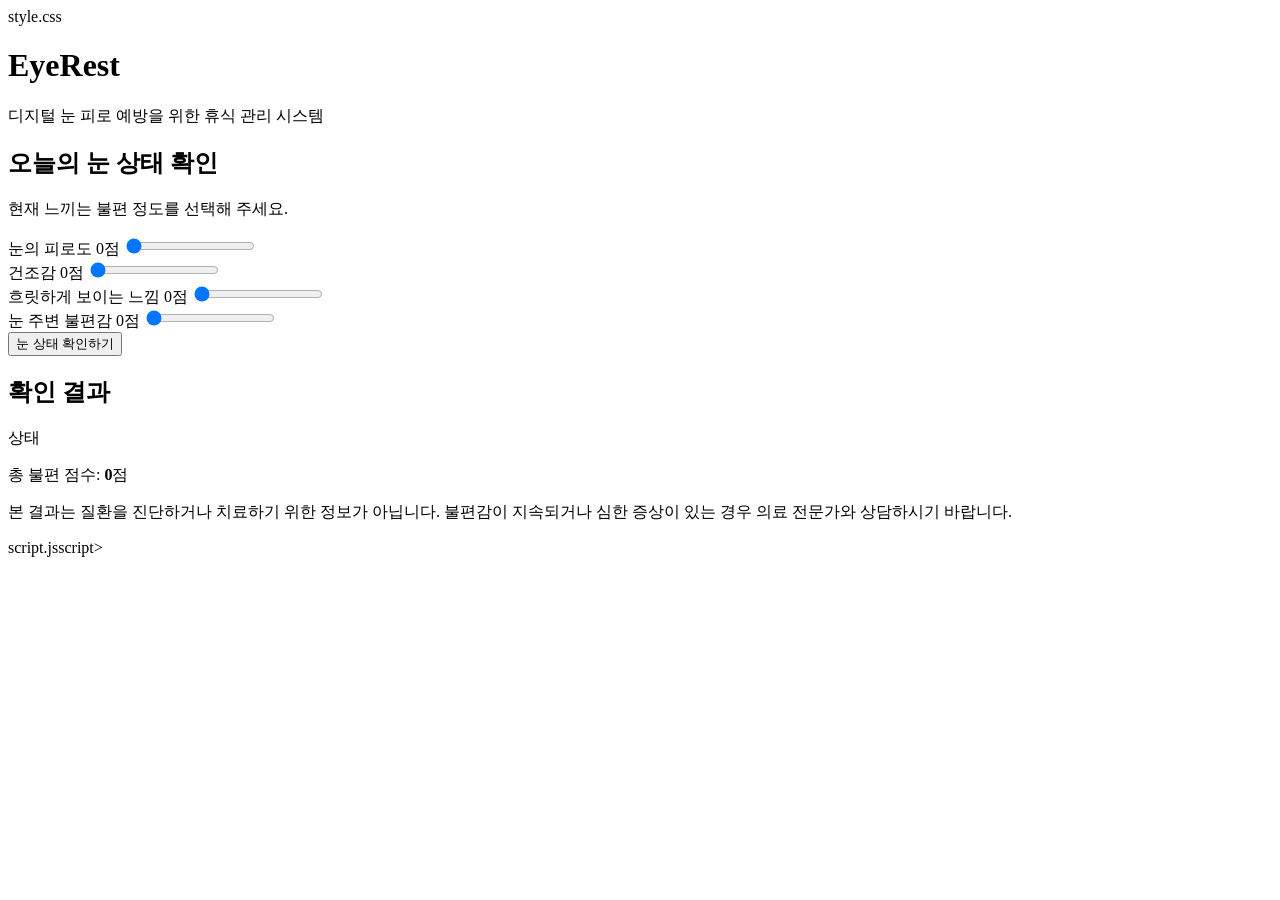
<file: index.html>
<!DOCTYPE html>
<html lang="ko">
<head>
  <meta charset="UTF-8">
  <meta
    name="viewport"
    content="width=device-width, initial-scale=1.0"
  >
  <title>EyeRest</title>

  style.css
</head>

<body>
  <main class="app-container">
    <header class="app-header">
      <h1>EyeRest</h1>
      <p>디지털 눈 피로 예방을 위한 휴식 관리 시스템</p>
    </header>

    <section class="card">
      <h2>오늘의 눈 상태 확인</h2>

      <p class="description">
        현재 느끼는 불편 정도를 선택해 주세요.
      </p>

      <div class="question">
        <label for="fatigue">
          눈의 피로도
          <span id="fatigueValue">0</span>점
        </label>

        <input
          type="range"
          id="fatigue"
          min="0"
          max="5"
          value="0"
        >
      </div>

      <div class="question">
        <label for="dryness">
          건조감
          <span id="drynessValue">0</span>점
        </label>

        <input
          type="range"
          id="dryness"
          min="0"
          max="5"
          value="0"
        >
      </div>

      <div class="question">
        <label for="blur">
          흐릿하게 보이는 느낌
          <span id="blurValue">0</span>점
        </label>

        <input
          type="range"
          id="blur"
          min="0"
          max="5"
          value="0"
        >
      </div>

      <div class="question">
        <label for="discomfort">
          눈 주변 불편감
          <span id="discomfortValue">0</span>점
        </label>

        <input
          type="range"
          id="discomfort"
          min="0"
          max="5"
          value="0"
        >
      </div>

      <button id="checkButton">
        눈 상태 확인하기
      </button>
    </section>

    <section id="resultCard" class="card result-card hidden">
      <h2>확인 결과</h2>

      <div id="statusBadge" class="status-badge">
        상태
      </div>

      <p>
        총 불편 점수:
        <strong id="totalScore">0</strong>점
      </p>

      <p id="resultMessage"></p>

      <p class="medical-notice">
        본 결과는 질환을 진단하거나 치료하기 위한 정보가
        아닙니다. 불편감이 지속되거나 심한 증상이 있는 경우
        의료 전문가와 상담하시기 바랍니다.
      </p>
    </section>
  </main>

  script.jsscript>
</body>
</html>
</file>
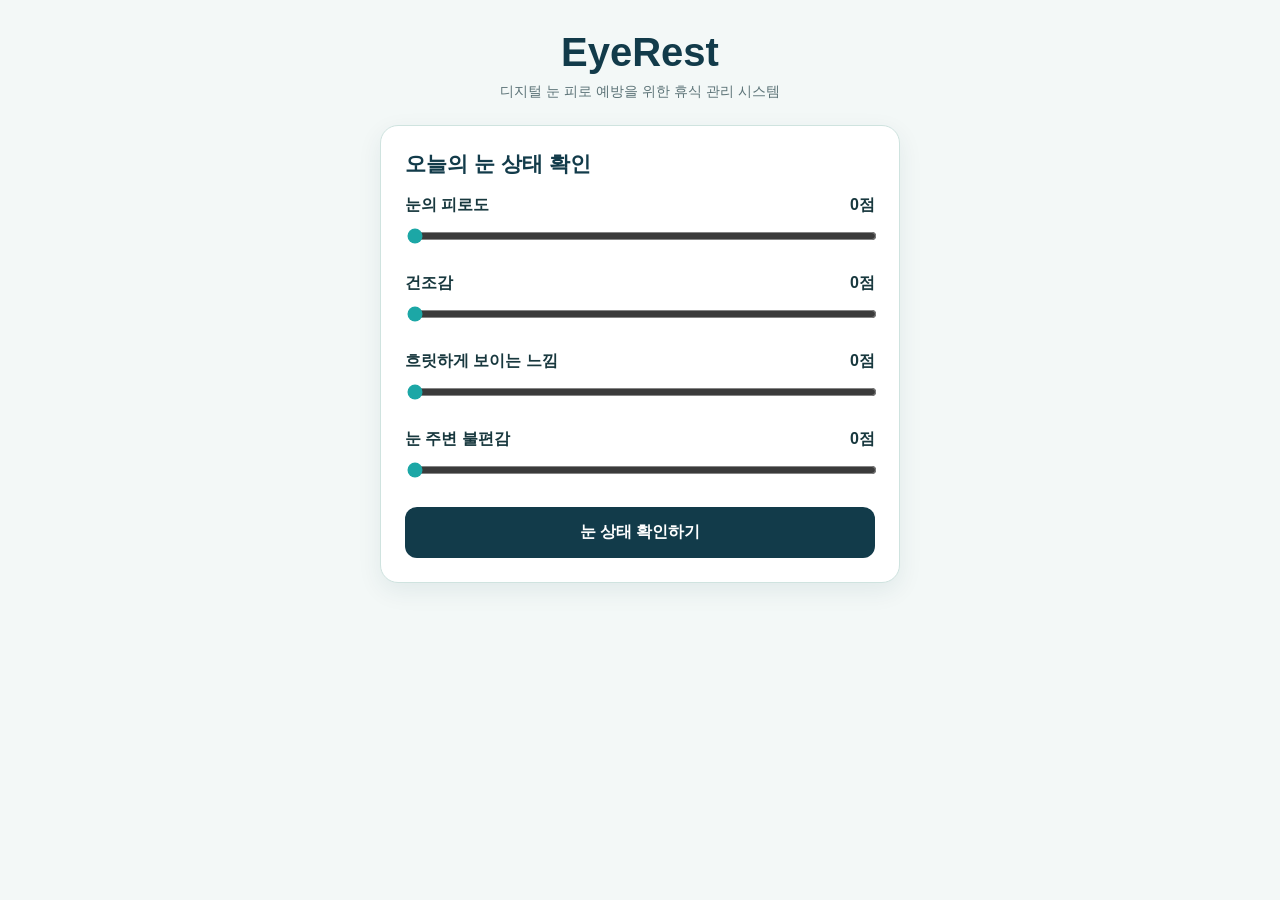
<file: EyeRest/index.html>
<!DOCTYPE html>
<html lang="ko">
<head>
  <meta charset="UTF-8">

  <meta
    name="viewport"
    content="width=device-width, initial-scale=1.0"
  >

  <title>EyeRest</title>

  <link rel="stylesheet" href="./style.css">
</head>

<body>
  <main class="app-container">
    <header class="app-header">
      <h1>EyeRest</h1>
      <p>디지털 눈 피로 예방을 위한 휴식 관리 시스템</p>
    </header>

    <section class="card">
      <h2>오늘의 눈 상태 확인</h2>

      <div class="question">
        <label for="fatigue">
          눈의 피로도
          <span><strong id="fatigueValue">0</strong>점</span>
        </label>

        <input
          type="range"
          id="fatigue"
          min="0"
          max="5"
          value="0"
        >
      </div>

      <div class="question">
        <label for="dryness">
          건조감
          <span><strong id="drynessValue">0</strong>점</span>
        </label>

        <input
          type="range"
          id="dryness"
          min="0"
          max="5"
          value="0"
        >
      </div>

      <div class="question">
        <label for="blur">
          흐릿하게 보이는 느낌
          <span><strong id="blurValue">0</strong>점</span>
        </label>

        <input
          type="range"
          id="blur"
          min="0"
          max="5"
          value="0"
        >
      </div>

      <div class="question">
        <label for="discomfort">
          눈 주변 불편감
          <span><strong id="discomfortValue">0</strong>점</span>
        </label>

        <input
          type="range"
          id="discomfort"
          min="0"
          max="5"
          value="0"
        >
      </div>

      <button type="button" id="checkButton">
        눈 상태 확인하기
      </button>
    </section>

    <section id="resultCard" class="card hidden">
      <h2>확인 결과</h2>

      <div id="statusBadge" class="status-badge">
        상태
      </div>

      <p>
        총 불편 점수:
        <strong id="totalScore">0</strong>점
      </p>

      <p id="resultMessage"></p>

<button type="button" id="startWorkButton">
  작업 시작하기
</button>
    </section>
    <!-- 작업 타이머 화면 -->
<section id="timerCard" class="card hidden">
  <h2>작업 진행 중</h2>

  <p id="timerStatus">
    다음 휴식까지 남은 시간
  </p>

  <div id="timerDisplay" class="timer-display">
    00:00
  </div>

  <div class="button-group">
    <button type="button" id="pauseButton">
      일시 정지
    </button>

    <button type="button" id="endWorkButton" class="secondary-button">
      작업 종료
    </button>
  </div>
</section>

<!-- 휴식 화면 -->
<section id="breakCard" class="card hidden">
  <h2>눈 휴식 시간</h2>

  <p class="break-guide">
    화면에서 시선을 떼고 먼 곳을 바라보세요.
  </p>

  <div id="breakTimerDisplay" class="timer-display">
    00:20
  </div>

  <p>
    눈을 천천히 깜빡이고, 화면과 주변 조명의 밝기도 확인해 주세요.
  </p>

  <div class="button-group">
    <button type="button" id="completeBreakButton">
      휴식 완료
    </button>

    <button type="button" id="postponeBreakButton" class="secondary-button">
      나중에 하기
    </button>
  </div>
</section>
  </main>

  <script src="./script.js"></script>
</body>
</html>
</file>
<file: EyeRest/style.css>
* {
  box-sizing: border-box;
}

body {
  margin: 0;
  min-height: 100vh;
  padding: 30px 16px;

  font-family:
    "Noto Sans KR",
    "Malgun Gothic",
    sans-serif;

  color: #18383e;
  background: #f3f8f7;
}

.app-container {
  width: 100%;
  max-width: 520px;
  margin: 0 auto;
}

.app-header {
  margin-bottom: 24px;
  text-align: center;
}

.app-header h1 {
  margin: 0;
  color: #123b4a;
  font-size: 40px;
}

.app-header p {
  margin-top: 8px;
  color: #5c7377;
  font-size: 14px;
}

.card {
  margin-bottom: 20px;
  padding: 24px;

  background: white;
  border: 1px solid #cfe3df;
  border-radius: 18px;

  box-shadow: 0 8px 24px rgba(18, 59, 74, 0.08);
}

.card h2 {
  margin-top: 0;
  color: #123b4a;
  font-size: 21px;
}

.description {
  margin-bottom: 28px;
  color: #5c7377;
  font-size: 14px;
}

.question {
  margin-bottom: 25px;
}

.question label {
  display: flex;
  justify-content: space-between;

  margin-bottom: 10px;
  font-weight: 600;
}

.question input {
  width: 100%;
  accent-color: #1ca7a6;
}

button {
  width: 100%;
  padding: 15px;

  color: white;
  background: #123b4a;

  border: 0;
  border-radius: 12px;

  font-size: 16px;
  font-weight: 700;
  cursor: pointer;
}

button:hover {
  background: #1ca7a6;
}

.result-card {
  text-align: center;
}

.status-badge {
  display: inline-block;

  margin: 8px 0 16px;
  padding: 8px 20px;

  border-radius: 20px;

  color: white;
  background: #1ca7a6;

  font-size: 17px;
  font-weight: 700;
}

.medical-notice {
  margin-top: 24px;
  padding: 14px;

  color: #5c7377;
  background: #eef6f4;

  border-radius: 10px;

  font-size: 12px;
  line-height: 1.6;
  text-align: left;
}

.hidden {
  display: none;
}
.timer-display {
  margin: 28px 0;

  color: #123b4a;
  font-size: 56px;
  font-weight: 800;
  letter-spacing: 2px;
  text-align: center;
}

.button-group {
  display: flex;
  gap: 12px;
}

.button-group button {
  flex: 1;
}

.secondary-button {
  color: #123b4a;
  background: #dff1ee;
}

.secondary-button:hover {
  color: white;
  background: #5c7377;
}

.break-guide {
  padding: 16px;

  color: #123b4a;
  background: #dff3f0;

  border-radius: 12px;

  font-size: 17px;
  font-weight: 700;
  line-height: 1.6;
  text-align: center;
}

#timerStatus {
  color: #5c7377;
  text-align: center;
}
</file>
